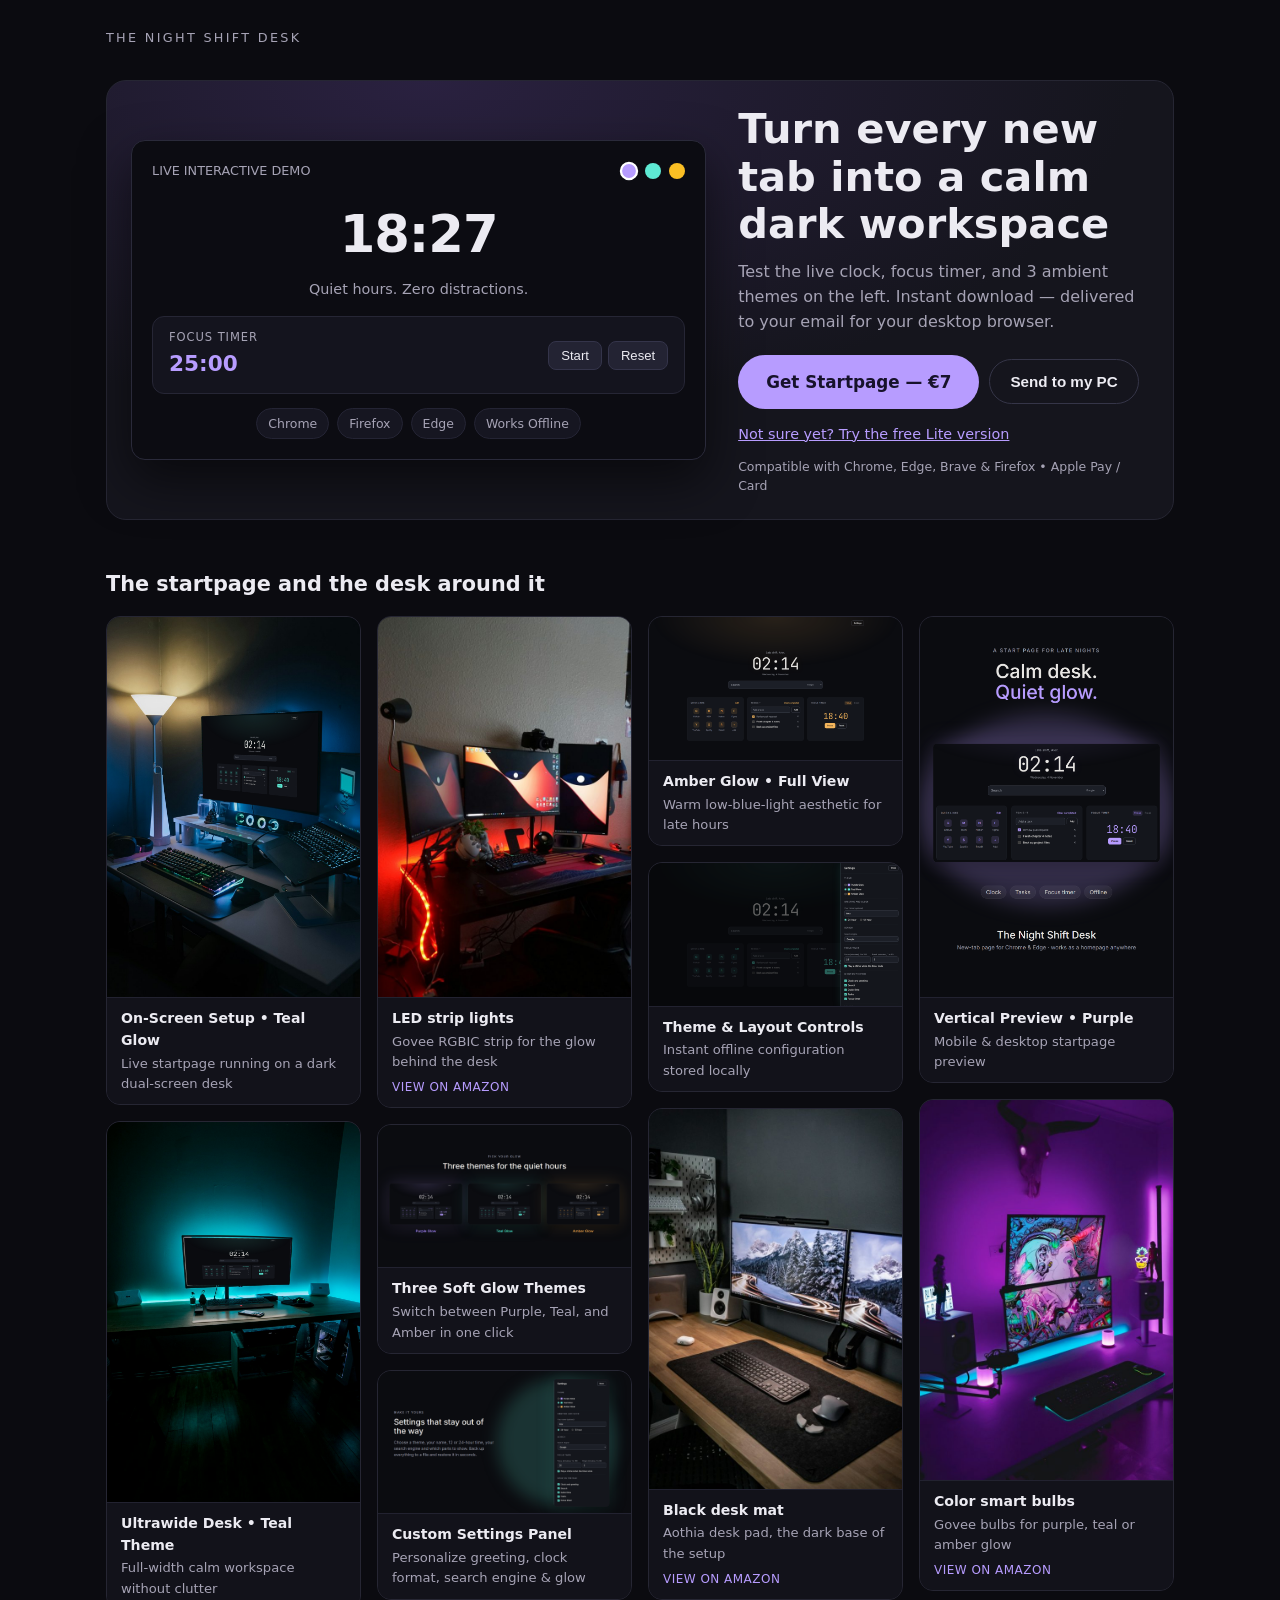
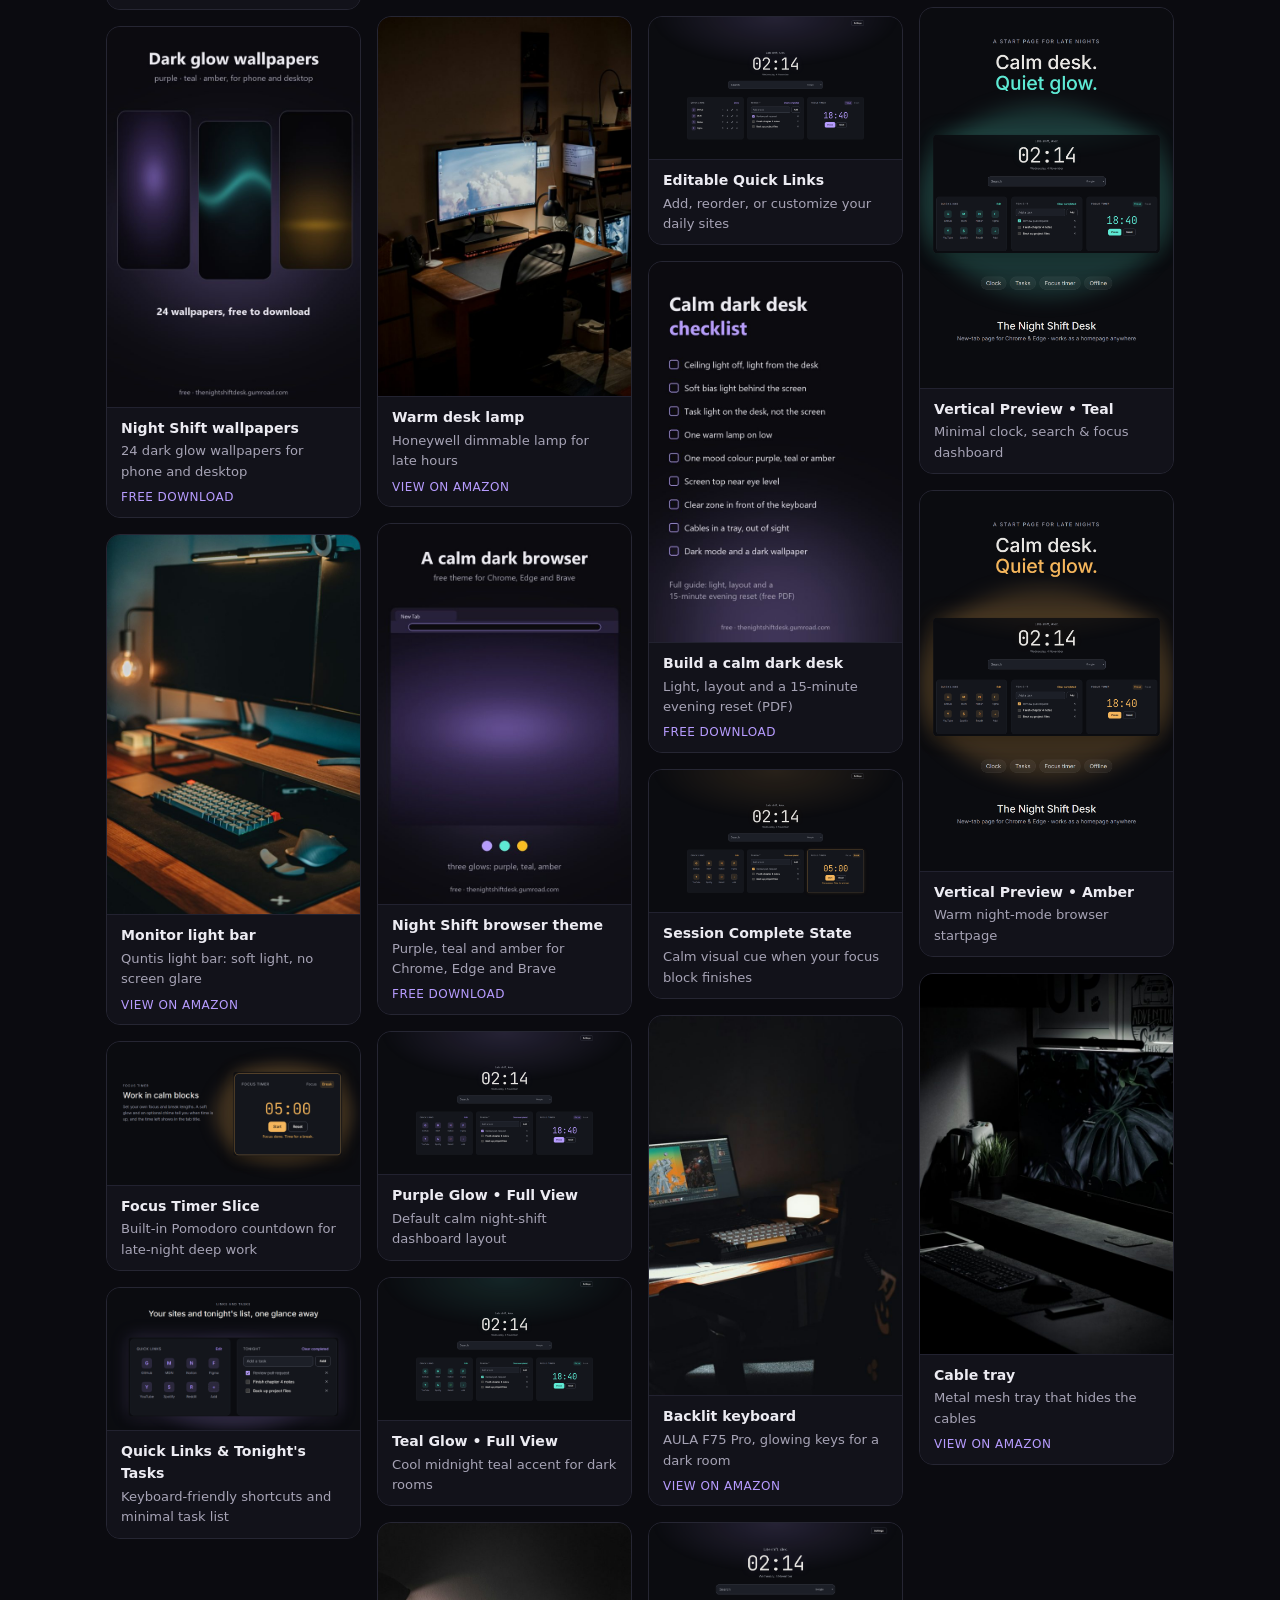
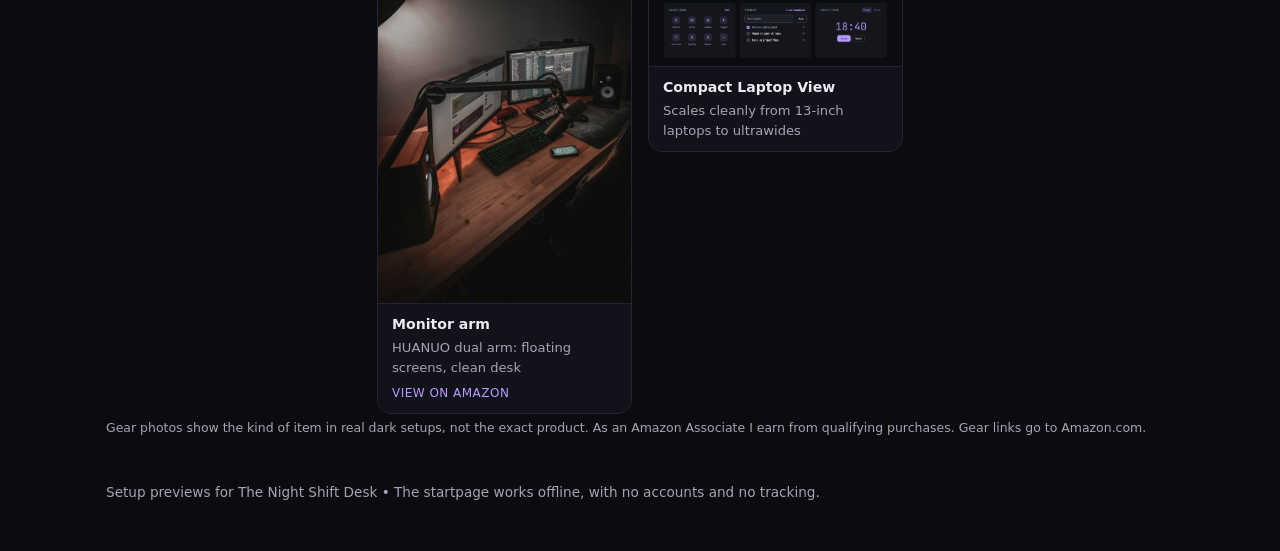
<file: index.html>
<!DOCTYPE html>
<html lang="en">
<head>
  <meta charset="utf-8">
  <title>The Night Shift Desk: dark desk setups</title>
  <meta name="viewport" content="width=device-width, initial-scale=1">
  <meta name="description" content="Dark desk and PC setups for late nights, and The Night Shift Desk: a calm new-tab page for people who work or study at night.">
  <meta name="p:domain_verify" content="6f50d6c13fb81b317ff7c9dda2d3a770">
  <!-- gumroad.js opens the checkout overlay for .gumroad-button links (gumroad-embed.js only renders inline product embeds) -->
  <script src="https://gumroad.com/js/gumroad.js" defer></script>
  <style>
    :root { --bg:#0b0b10; --panel:#15151d; --text:#ecebf2; --muted:#a6a3b5; --accent:#b79cff; --accent-ink:#17122b; --glow:#2a2140; }
    * { box-sizing:border-box; }
    body { margin:0; background:var(--bg); color:var(--text); font:16px/1.55 system-ui,-apple-system,"Segoe UI",Roboto,sans-serif; }
    a { color:var(--accent); }
    .wrap { max-width:1100px; margin:0 auto; padding:0 16px; }
    header { padding:28px 0 8px; display:flex; justify-content:space-between; align-items:center; }
    header p { margin:0; letter-spacing:.18em; text-transform:uppercase; font-size:.8rem; color:var(--muted); }
    .product { display:grid; grid-template-columns:1.4fr 1fr; gap:32px; align-items:center; margin:24px 0 48px; padding:24px;
      background:radial-gradient(120% 140% at 30% 0%, var(--glow) 0%, var(--panel) 55%); border:1px solid #262633; border-radius:20px; transition:background .3s ease; }
    .product > * { min-width:0; }
    h1 { font-size:clamp(1.8rem,3.4vw,2.6rem); line-height:1.15; margin:0 0 12px; }
    .product p { color:var(--muted); margin:0 0 20px; }
    .cta-row { display:flex; flex-wrap:wrap; gap:10px; align-items:center; }
    .cta { display:inline-block; background:var(--accent); color:var(--accent-ink); font-weight:700; text-decoration:none;
      padding:14px 28px; border-radius:999px; font-size:1.05rem; border:none; cursor:pointer; }
    .cta:hover, .cta:focus-visible { filter:brightness(1.1); }
    .cta:focus-visible { outline:3px solid #fff; outline-offset:3px; }
    .cta-ghost { display:inline-block; background:transparent; color:var(--text); border:1px solid #353548; font-weight:600;
      padding:13px 20px; border-radius:999px; font-size:.95rem; cursor:pointer; text-decoration:none; }
    .cta-ghost:hover { border-color:var(--accent); color:var(--accent); }
    .sandbox { background:#0c0c12; border:1px solid #2a2a3a; border-radius:14px; padding:20px; min-height:300px;
      display:flex; flex-direction:column; justify-content:space-between; box-shadow:0 20px 50px rgba(0,0,0,.55); }
    .sandbox-top { display:flex; justify-content:space-between; align-items:center; font-size:.8rem; color:var(--muted); }
    .theme-dots { display:flex; gap:8px; }
    .theme-dot { width:16px; height:16px; border-radius:50%; border:2px solid transparent; cursor:pointer; padding:0; }
    .theme-dot.active { border-color:#fff; transform:scale(1.15); }
    .sb-clock { font-size:clamp(2.4rem,4vw,3.4rem); font-weight:700; letter-spacing:-.02em; text-align:center; margin:14px 0 4px; font-variant-numeric:tabular-nums; }
    .sb-greet { text-align:center; color:var(--muted); font-size:.9rem; margin-bottom:16px; }
    .sb-timer-box { background:#14141e; border:1px solid #262635; border-radius:12px; padding:12px 16px; display:flex; justify-content:space-between; align-items:center; gap:12px; }
    .sb-timer-val { font-size:1.35rem; font-weight:600; font-variant-numeric:tabular-nums; color:var(--accent); }
    .sb-btn { background:#232333; color:var(--text); border:1px solid #34344a; border-radius:8px; padding:6px 12px; font-size:.82rem; cursor:pointer; }
    .sb-btn:hover { border-color:var(--accent); }
    .sb-links { display:flex; gap:8px; flex-wrap:wrap; justify-content:center; margin-top:14px; }
    .sb-chip { font-size:.78rem; color:var(--muted); background:#161621; border:1px solid #242434; padding:5px 11px; border-radius:999px; }
    .compat { font-size:.78rem; color:var(--muted); margin-top:10px; display:block; }
    .lite-link { display:inline-block; margin-top:14px; font-size:.9rem; color:var(--accent); }
    h2 { font-size:1.3rem; margin:0 0 16px; }
    .showcase-grid { columns:4 240px; column-gap:16px; }
    .showcase-card { break-inside:avoid; margin:0 0 16px; background:var(--panel); border:1px solid #262633; border-radius:14px; overflow:hidden; transition:transform .2s ease, border-color .2s ease; }
    .showcase-card:hover { transform:translateY(-3px); border-color:var(--accent); }
    .showcase-link { display:block; text-decoration:none; color:inherit; }
    .showcase-card img { width:100%; height:auto; display:block; }
    .showcase-card figcaption { padding:10px 14px; font-size:.82rem; color:var(--muted); border-top:1px solid #222230; background:#12121a; }
    .showcase-card figcaption strong { display:block; color:var(--text); font-size:.88rem; margin-bottom:2px; }
    footer { padding:32px 0 48px; color:var(--muted); font-size:.85rem; }
    .product-card figcaption .buy-tag { display:block; font-style:normal; margin-top:6px; font-size:.75rem; color:var(--accent); letter-spacing:.04em; text-transform:uppercase; }
    .free-card figcaption .buy-tag { display:block; font-style:normal; margin-top:6px; font-size:.75rem; color:var(--accent); letter-spacing:.04em; text-transform:uppercase; }
    .product-link { display:block; text-decoration:none; color:inherit; }
    .disclosure { font-size:.78rem; color:var(--muted); margin-top:4px; }
    .look { margin:48px 0 0; }
    .look p.lead { color:var(--muted); margin:-8px 0 16px; }
    .look-grid { display:grid; grid-template-columns:repeat(auto-fill,minmax(200px,1fr)); gap:12px; }
    .look-item { display:block; background:var(--panel); border:1px solid #262633; border-radius:12px; padding:14px 16px; text-decoration:none; color:var(--text); }
    .look-item:hover { border-color:var(--accent); }
    .look-item strong { display:block; font-size:.95rem; margin-bottom:2px; }
    .look-item span { font-size:.82rem; color:var(--muted); }
    .look .disclosure { font-size:.78rem; color:var(--muted); margin-top:12px; }
    @media (max-width:760px) { .product { grid-template-columns:1fr; padding:16px; gap:20px; } .showcase-grid { columns:2; column-gap:10px; } .showcase-card { margin-bottom:10px; } }
  </style>
</head>
<body>
  <div class="wrap">
    <header>
      <p>The Night Shift Desk</p>
    </header>

    <section class="product" aria-labelledby="product-title">
      <div class="sandbox" aria-label="Interactive live demo of The Night Shift Desk">
        <div class="sandbox-top">
          <span>LIVE INTERACTIVE DEMO</span>
          <div class="theme-dots" role="group" aria-label="Theme selector">
            <button class="theme-dot active" style="background:#b79cff" data-accent="#b79cff" data-glow="#2a2140" title="Purple Glow" aria-label="Purple theme"></button>
            <button class="theme-dot" style="background:#5eead4" data-accent="#5eead4" data-glow="#133136" title="Teal Glow" aria-label="Teal theme"></button>
            <button class="theme-dot" style="background:#fbbf24" data-accent="#fbbf24" data-glow="#382914" title="Amber Glow" aria-label="Amber theme"></button>
          </div>
        </div>
        <div>
          <div class="sb-clock" id="sbClock">23:42</div>
          <div class="sb-greet">Quiet hours. Zero distractions.</div>
          <div class="sb-timer-box">
            <div>
              <div style="font-size:.72rem;color:var(--muted);text-transform:uppercase;letter-spacing:.08em;">Focus Timer</div>
              <div class="sb-timer-val" id="sbTimer">25:00</div>
            </div>
            <div style="display:flex;gap:6px;">
              <button class="sb-btn" id="sbStart">Start</button>
              <button class="sb-btn" id="sbReset">Reset</button>
            </div>
          </div>
        </div>
        <div class="sb-links">
          <span class="sb-chip">Chrome</span>
          <span class="sb-chip">Firefox</span>
          <span class="sb-chip">Edge</span>
          <span class="sb-chip">Works Offline</span>
        </div>
      </div>

      <div>
        <h1 id="product-title">Turn every new tab into a calm dark workspace</h1>
        <p>Test the live clock, focus timer, and 3 ambient themes on the left. Instant download — delivered to your email for your desktop browser.</p>
        <div class="cta-row">
          <a class="cta" id="ctaMain" href="https://thenightshiftdesk.gumroad.com/l/night-startpage?utm_source=site&amp;utm_medium=web&amp;utm_campaign=hero">Get Startpage — €7</a>
          <button class="cta-ghost" id="sendToPcBtn" type="button">Send to my PC</button>
          <a class="gumroad-button" id="gumroadHidden" href="https://thenightshiftdesk.gumroad.com/l/night-startpage" data-gumroad-single-product="true" style="position:absolute;width:1px;height:1px;overflow:hidden;opacity:0;pointer-events:none;" tabindex="-1" aria-hidden="true">Buy</a>
        </div>
        <a class="lite-link" id="liteLink" href="https://thenightshiftdesk.gumroad.com/l/night-startpage-lite?utm_source=site&amp;utm_medium=web&amp;utm_campaign=lite">Not sure yet? Try the free Lite version</a>
        <span class="compat">Compatible with Chrome, Edge, Brave &amp; Firefox • Apple Pay / Card</span>
      </div>
    </section>

    <h2>The startpage and the desk around it</h2>
    <div class="showcase-grid">
      <figure class="showcase-card">
        <a class="showcase-link" href="https://thenightshiftdesk.gumroad.com/l/night-startpage?utm_source=site&amp;utm_medium=web&amp;utm_campaign=showcase">
          <img src="showcase/01-onscreen-blue-desk-teal.png" alt="On-Screen Setup • Teal Glow — Live startpage running on a dark dual-screen desk" loading="lazy">
          <figcaption><strong>On-Screen Setup • Teal Glow</strong>Live startpage running on a dark dual-screen desk</figcaption>
        </a>
      </figure>
      <figure class="showcase-card">
        <a class="showcase-link" href="https://thenightshiftdesk.gumroad.com/l/night-startpage?utm_source=site&amp;utm_medium=web&amp;utm_campaign=showcase">
          <img src="showcase/02-onscreen-teal-ultrawide.png" alt="Ultrawide Desk • Teal Theme — Full-width calm workspace without clutter" loading="lazy">
          <figcaption><strong>Ultrawide Desk • Teal Theme</strong>Full-width calm workspace without clutter</figcaption>
        </a>
      </figure>
      <figure class="showcase-card free-card">
        <a class="showcase-link free-link" href="https://thenightshiftdesk.gumroad.com/l/night-shift-wallpapers?utm_source=site&amp;utm_medium=web&amp;utm_campaign=freewallpapers">
          <img src="free/free-wallpapers-trio.jpg" alt="Night Shift wallpapers: 24 dark glow wallpapers for phone and desktop" loading="lazy" width="600" height="900">
          <figcaption><strong>Night Shift wallpapers</strong>24 dark glow wallpapers for phone and desktop<em class="buy-tag">Free download</em></figcaption>
        </a>
      </figure>
      <figure class="showcase-card product-card" hidden>
        <a class="product-link" data-asin="B08DKQ3JG1" data-q="monitor light bar" href="#" rel="sponsored noopener" target="_blank">
          <img src="look/light-bar.jpg" alt="Monitor light bar in a dark desk setup" loading="lazy" width="600" height="900">
          <figcaption><strong>Monitor light bar</strong>Quntis light bar: soft light, no screen glare<em class="buy-tag">View on Amazon</em></figcaption>
        </a>
      </figure>
      <figure class="showcase-card">
        <a class="showcase-link" href="https://thenightshiftdesk.gumroad.com/l/night-startpage?utm_source=site&amp;utm_medium=web&amp;utm_campaign=showcase">
          <img src="showcase/03-slice-focus-timer.png" alt="Focus Timer Slice — Built-in Pomodoro countdown for late-night deep work" loading="lazy">
          <figcaption><strong>Focus Timer Slice</strong>Built-in Pomodoro countdown for late-night deep work</figcaption>
        </a>
      </figure>
      <figure class="showcase-card">
        <a class="showcase-link" href="https://thenightshiftdesk.gumroad.com/l/night-startpage?utm_source=site&amp;utm_medium=web&amp;utm_campaign=showcase">
          <img src="showcase/04-slice-links-tasks.png" alt="Quick Links &amp; Tonight's Tasks — Keyboard-friendly shortcuts and minimal task list" loading="lazy">
          <figcaption><strong>Quick Links &amp; Tonight's Tasks</strong>Keyboard-friendly shortcuts and minimal task list</figcaption>
        </a>
      </figure>
      <figure class="showcase-card product-card" hidden>
        <a class="product-link" data-asin="B0991Q94KP" data-q="led strip lights for desk" href="#" rel="sponsored noopener" target="_blank">
          <img src="look/led-strip.jpg" alt="LED strip lights in a dark desk setup" loading="lazy" width="600" height="900">
          <figcaption><strong>LED strip lights</strong>Govee RGBIC strip for the glow behind the desk<em class="buy-tag">View on Amazon</em></figcaption>
        </a>
      </figure>
      <figure class="showcase-card">
        <a class="showcase-link" href="https://thenightshiftdesk.gumroad.com/l/night-startpage?utm_source=site&amp;utm_medium=web&amp;utm_campaign=showcase">
          <img src="showcase/05-slice-three-themes.png" alt="Three Soft Glow Themes — Switch between Purple, Teal, and Amber in one click" loading="lazy">
          <figcaption><strong>Three Soft Glow Themes</strong>Switch between Purple, Teal, and Amber in one click</figcaption>
        </a>
      </figure>
      <figure class="showcase-card">
        <a class="showcase-link" href="https://thenightshiftdesk.gumroad.com/l/night-startpage?utm_source=site&amp;utm_medium=web&amp;utm_campaign=showcase">
          <img src="showcase/06-slice-settings.png" alt="Custom Settings Panel — Personalize greeting, clock format, search engine &amp; glow" loading="lazy">
          <figcaption><strong>Custom Settings Panel</strong>Personalize greeting, clock format, search engine &amp; glow</figcaption>
        </a>
      </figure>
      <figure class="showcase-card product-card" hidden>
        <a class="product-link" data-asin="B0C277LF46" data-q="dimmable desk lamp warm light" href="#" rel="sponsored noopener" target="_blank">
          <img src="look/desk-lamp.jpg" alt="Warm desk lamp in a dark desk setup" loading="lazy" width="600" height="900">
          <figcaption><strong>Warm desk lamp</strong>Honeywell dimmable lamp for late hours<em class="buy-tag">View on Amazon</em></figcaption>
        </a>
      </figure>
      <figure class="showcase-card free-card">
        <a class="showcase-link free-link" href="https://thenightshiftdesk.gumroad.com/l/night-shift-browser-theme?utm_source=site&amp;utm_medium=web&amp;utm_campaign=freetheme">
          <img src="free/free-theme-purple.jpg" alt="Night Shift browser theme: Purple, teal and amber for Chrome, Edge and Brave" loading="lazy" width="600" height="900">
          <figcaption><strong>Night Shift browser theme</strong>Purple, teal and amber for Chrome, Edge and Brave<em class="buy-tag">Free download</em></figcaption>
        </a>
      </figure>
      <figure class="showcase-card">
        <a class="showcase-link" href="https://thenightshiftdesk.gumroad.com/l/night-startpage?utm_source=site&amp;utm_medium=web&amp;utm_campaign=showcase">
          <img src="showcase/07-view-purple-1080p.png" alt="Purple Glow • Full View — Default calm night-shift dashboard layout" loading="lazy">
          <figcaption><strong>Purple Glow • Full View</strong>Default calm night-shift dashboard layout</figcaption>
        </a>
      </figure>
      <figure class="showcase-card">
        <a class="showcase-link" href="https://thenightshiftdesk.gumroad.com/l/night-startpage?utm_source=site&amp;utm_medium=web&amp;utm_campaign=showcase">
          <img src="showcase/08-view-teal-1080p.png" alt="Teal Glow • Full View — Cool midnight teal accent for dark rooms" loading="lazy">
          <figcaption><strong>Teal Glow • Full View</strong>Cool midnight teal accent for dark rooms</figcaption>
        </a>
      </figure>
      <figure class="showcase-card product-card" hidden>
        <a class="product-link" data-asin="B07T5SY43L" data-q="monitor arm desk mount" href="#" rel="sponsored noopener" target="_blank">
          <img src="look/monitor-arm.jpg" alt="Monitor arm in a dark desk setup" loading="lazy" width="600" height="900">
          <figcaption><strong>Monitor arm</strong>HUANUO dual arm: floating screens, clean desk<em class="buy-tag">View on Amazon</em></figcaption>
        </a>
      </figure>
      <figure class="showcase-card">
        <a class="showcase-link" href="https://thenightshiftdesk.gumroad.com/l/night-startpage?utm_source=site&amp;utm_medium=web&amp;utm_campaign=showcase">
          <img src="showcase/09-view-amber-1080p.png" alt="Amber Glow • Full View — Warm low-blue-light aesthetic for late hours" loading="lazy">
          <figcaption><strong>Amber Glow • Full View</strong>Warm low-blue-light aesthetic for late hours</figcaption>
        </a>
      </figure>
      <figure class="showcase-card">
        <a class="showcase-link" href="https://thenightshiftdesk.gumroad.com/l/night-startpage?utm_source=site&amp;utm_medium=web&amp;utm_campaign=showcase">
          <img src="showcase/10-slice-settings-teal.png" alt="Theme &amp; Layout Controls — Instant offline configuration stored locally" loading="lazy">
          <figcaption><strong>Theme &amp; Layout Controls</strong>Instant offline configuration stored locally</figcaption>
        </a>
      </figure>
      <figure class="showcase-card product-card" hidden>
        <a class="product-link" data-asin="B082F5ZLS5" data-q="large black desk mat" href="#" rel="sponsored noopener" target="_blank">
          <img src="look/desk-mat.jpg" alt="Black desk mat in a dark desk setup" loading="lazy" width="600" height="900">
          <figcaption><strong>Black desk mat</strong>Aothia desk pad, the dark base of the setup<em class="buy-tag">View on Amazon</em></figcaption>
        </a>
      </figure>
      <figure class="showcase-card">
        <a class="showcase-link" href="https://thenightshiftdesk.gumroad.com/l/night-startpage?utm_source=site&amp;utm_medium=web&amp;utm_campaign=showcase">
          <img src="showcase/11-slice-links-edit-purple.png" alt="Editable Quick Links — Add, reorder, or customize your daily sites" loading="lazy">
          <figcaption><strong>Editable Quick Links</strong>Add, reorder, or customize your daily sites</figcaption>
        </a>
      </figure>
      <figure class="showcase-card free-card">
        <a class="showcase-link free-link" href="https://thenightshiftdesk.gumroad.com/l/calm-dark-desk-guide?utm_source=site&amp;utm_medium=web&amp;utm_campaign=freeguide">
          <img src="free/free-guide-checklist.jpg" alt="Build a calm dark desk: Light, layout and a 15-minute evening reset (PDF)" loading="lazy" width="600" height="900">
          <figcaption><strong>Build a calm dark desk</strong>Light, layout and a 15-minute evening reset (PDF)<em class="buy-tag">Free download</em></figcaption>
        </a>
      </figure>
      <figure class="showcase-card">
        <a class="showcase-link" href="https://thenightshiftdesk.gumroad.com/l/night-startpage?utm_source=site&amp;utm_medium=web&amp;utm_campaign=showcase">
          <img src="showcase/12-slice-timer-done-amber.png" alt="Session Complete State — Calm visual cue when your focus block finishes" loading="lazy">
          <figcaption><strong>Session Complete State</strong>Calm visual cue when your focus block finishes</figcaption>
        </a>
      </figure>
      <figure class="showcase-card product-card" hidden>
        <a class="product-link" data-asin="B0D14N2QZF" data-q="mechanical keyboard backlit" href="#" rel="sponsored noopener" target="_blank">
          <img src="look/keyboard.jpg" alt="Backlit keyboard in a dark desk setup" loading="lazy" width="600" height="900">
          <figcaption><strong>Backlit keyboard</strong>AULA F75 Pro, glowing keys for a dark room<em class="buy-tag">View on Amazon</em></figcaption>
        </a>
      </figure>
      <figure class="showcase-card">
        <a class="showcase-link" href="https://thenightshiftdesk.gumroad.com/l/night-startpage?utm_source=site&amp;utm_medium=web&amp;utm_campaign=showcase">
          <img src="showcase/13-view-laptop-purple.png" alt="Compact Laptop View — Scales cleanly from 13-inch laptops to ultrawides" loading="lazy">
          <figcaption><strong>Compact Laptop View</strong>Scales cleanly from 13-inch laptops to ultrawides</figcaption>
        </a>
      </figure>
      <figure class="showcase-card">
        <a class="showcase-link" href="https://thenightshiftdesk.gumroad.com/l/night-startpage?utm_source=site&amp;utm_medium=web&amp;utm_campaign=showcase">
          <img src="showcase/14-pin-purple.png" alt="Vertical Preview • Purple — Mobile &amp; desktop startpage preview" loading="lazy">
          <figcaption><strong>Vertical Preview • Purple</strong>Mobile &amp; desktop startpage preview</figcaption>
        </a>
      </figure>
      <figure class="showcase-card product-card" hidden>
        <a class="product-link" data-asin="B09B7NQT2K" data-q="smart led light bulbs color" href="#" rel="sponsored noopener" target="_blank">
          <img src="look/smart-bulbs.jpg" alt="Color smart bulbs in a dark desk setup" loading="lazy" width="600" height="900">
          <figcaption><strong>Color smart bulbs</strong>Govee bulbs for purple, teal or amber glow<em class="buy-tag">View on Amazon</em></figcaption>
        </a>
      </figure>
      <figure class="showcase-card">
        <a class="showcase-link" href="https://thenightshiftdesk.gumroad.com/l/night-startpage?utm_source=site&amp;utm_medium=web&amp;utm_campaign=showcase">
          <img src="showcase/15-pin-teal.png" alt="Vertical Preview • Teal — Minimal clock, search &amp; focus dashboard" loading="lazy">
          <figcaption><strong>Vertical Preview • Teal</strong>Minimal clock, search &amp; focus dashboard</figcaption>
        </a>
      </figure>
      <figure class="showcase-card">
        <a class="showcase-link" href="https://thenightshiftdesk.gumroad.com/l/night-startpage?utm_source=site&amp;utm_medium=web&amp;utm_campaign=showcase">
          <img src="showcase/16-pin-amber.png" alt="Vertical Preview • Amber — Warm night-mode browser startpage" loading="lazy">
          <figcaption><strong>Vertical Preview • Amber</strong>Warm night-mode browser startpage</figcaption>
        </a>
      </figure>
      <figure class="showcase-card product-card" hidden>
        <a class="product-link" data-asin="B0BZ3GHM8N" data-q="cable management tray under desk" href="#" rel="sponsored noopener" target="_blank">
          <img src="look/cable-tray.jpg" alt="Cable tray in a dark desk setup" loading="lazy" width="600" height="900">
          <figcaption><strong>Cable tray</strong>Metal mesh tray that hides the cables<em class="buy-tag">View on Amazon</em></figcaption>
        </a>
      </figure>
    </div>
    <p class="disclosure" id="lookDisclosure" hidden>Gear photos show the kind of item in real dark setups, not the exact product. As an Amazon Associate I earn from qualifying purchases. Gear links go to Amazon.com.</p>

    <footer>Setup previews for The Night Shift Desk • The startpage works offline, with no accounts and no tracking.</footer>
  </div>

  <script>
    (function () {
      // GoatCounter (free, cookieless page + click counts). Stays off until GC_CODE is set to the GoatCounter site code.
      var GC_CODE = "nightshiftdesk";
      // Amazon Associates tracking ID for amazon.com (e.g. "nightshiftdesk-20"). Empty = the "Get the look" block stays hidden.
      var AMAZON_TAG = "deskaftershif-20";
      if (/^[a-z0-9-]+-2\d$/i.test(AMAZON_TAG)) {
        document.querySelectorAll(".product-link").forEach(function (a) {
          var asin = a.getAttribute("data-asin");
          a.href = asin ? "https://www.amazon.com/dp/" + asin + "?tag=" + AMAZON_TAG
                        : "https://www.amazon.com/s?k=" + encodeURIComponent(a.getAttribute("data-q")) + "&tag=" + AMAZON_TAG;
          a.addEventListener("click", function () {
            try { if (window.goatcounter && window.goatcounter.count) window.goatcounter.count({ path: "click-amazon-" + a.getAttribute("data-q").replace(/\s+/g, "-"), event: true }); } catch (e) {}
          });
          a.closest(".product-card").hidden = false;
        });
        document.getElementById("lookDisclosure").hidden = false;
      }
      if (GC_CODE) {
        var gc = document.createElement("script");
        gc.async = true;
        gc.src = "https://gc.zgo.at/count.js";
        gc.setAttribute("data-goatcounter", "https://" + GC_CODE + ".goatcounter.com/count");
        document.head.appendChild(gc);
      }
      function countEvent(name) {
        try { if (window.goatcounter && window.goatcounter.count) window.goatcounter.count({ path: name, title: name, event: true }); } catch (e) {}
      }

      // The pin a visitor came from (?pin=...) rides along to Gumroad as utm_content, so sales show which pin sold.
      var pin = "";
      try { pin = (new URLSearchParams(window.location.search).get("pin") || "").replace(/[^a-z0-9_-]/gi, "").slice(0, 40); } catch (e) {}
      function withPin(href) {
        if (!pin) return href;
        try { var u = new URL(href); u.searchParams.set("utm_content", pin); return u.toString(); } catch (e) { return href; }
      }

      // Every buy link opens the Gumroad overlay through one hidden .gumroad-button link (gumroad.js restyles visible ones),
      // carrying the clicked link's UTM tags. If gumroad.js did not load, the link opens Gumroad normally.
      function openCheckout(e) {
        var href = withPin(this.href);
        var campaign = (this.href.match(/utm_campaign=([a-z]+)/) || [])[1] || "buy";
        countEvent("click-buy-" + campaign);
        var gh = document.getElementById("gumroadHidden");
        // gumroad.js exposes no global; once it has bound the link it adds a .logo-full span to it.
        if (gh && gh.querySelector(".logo-full")) {
          e.preventDefault();
          gh.href = href;
          gh.click();
        } else {
          this.href = href;
        }
      }
      var ctaMain = document.getElementById("ctaMain");
      if (ctaMain) ctaMain.addEventListener("click", openCheckout);
      var liteLink = document.getElementById("liteLink");
      if (liteLink) liteLink.addEventListener("click", openCheckout);
      document.querySelectorAll(".showcase-link").forEach(function (a) {
        a.addEventListener("click", openCheckout);
      });

      function updateClock() {
        var d = new Date();
        var hh = String(d.getHours()).padStart(2, "0");
        var mm = String(d.getMinutes()).padStart(2, "0");
        var el = document.getElementById("sbClock");
        if (el) el.textContent = hh + ":" + mm;
      }
      updateClock();
      setInterval(updateClock, 15000);

      var seconds = 1500, timerId = null;
      var timerEl = document.getElementById("sbTimer");
      var startBtn = document.getElementById("sbStart");
      var resetBtn = document.getElementById("sbReset");
      function renderTimer() {
        var m = String(Math.floor(seconds / 60)).padStart(2, "0");
        var s = String(seconds % 60).padStart(2, "0");
        if (timerEl) timerEl.textContent = m + ":" + s;
      }
      if (startBtn) {
        startBtn.addEventListener("click", function () {
          if (timerId) { clearInterval(timerId); timerId = null; startBtn.textContent = "Start"; }
          else {
            startBtn.textContent = "Pause";
            timerId = setInterval(function () { if (seconds > 0) { seconds--; renderTimer(); } }, 1000);
          }
        });
      }
      if (resetBtn) {
        resetBtn.addEventListener("click", function () {
          if (timerId) { clearInterval(timerId); timerId = null; if (startBtn) startBtn.textContent = "Start"; }
          seconds = 1500; renderTimer();
        });
      }

      document.querySelectorAll(".theme-dot").forEach(function (btn) {
        btn.addEventListener("click", function () {
          document.querySelectorAll(".theme-dot").forEach(function (b) { b.classList.remove("active"); });
          btn.classList.add("active");
          document.documentElement.style.setProperty("--accent", btn.dataset.accent);
          document.documentElement.style.setProperty("--glow", btn.dataset.glow);
        });
      });

      var sendBtn = document.getElementById("sendToPcBtn");
      if (sendBtn) {
        sendBtn.addEventListener("click", function () {
          var shareUrl = window.location.origin + window.location.pathname;
          if (navigator.share) {
            navigator.share({ title: "The Night Shift Desk", text: "Dark browser startpage for my desktop:", url: shareUrl }).catch(function () {});
          } else if (navigator.clipboard) {
            navigator.clipboard.writeText(shareUrl).then(function () {
              sendBtn.textContent = "Link copied!";
              setTimeout(function () { sendBtn.textContent = "Send to my PC"; }, 2000);
            });
          }
        });
      }
    })();
  </script>
</body>
</html>
</file>
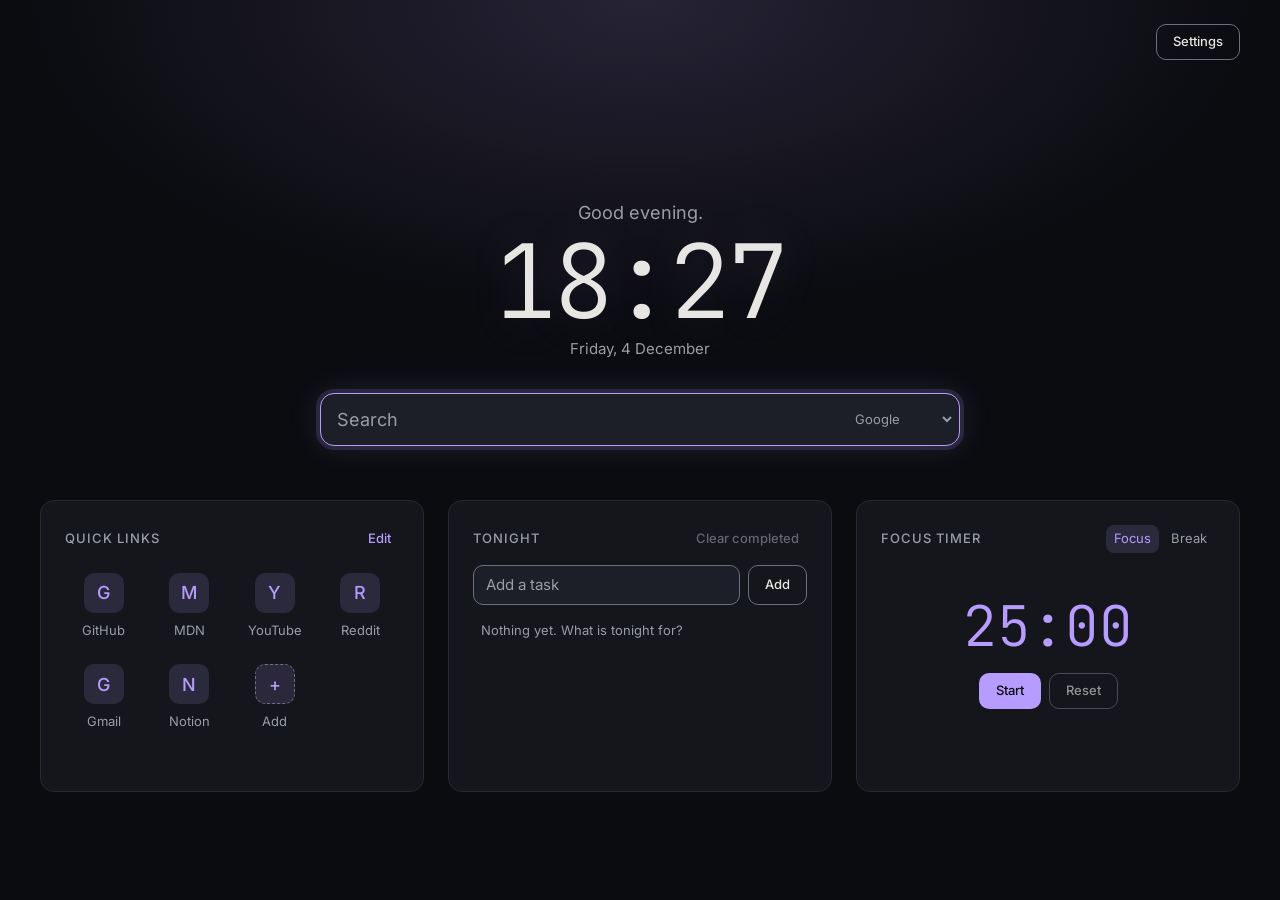
<file: lite/index.html>
<!doctype html>
<html lang="en" data-theme="purple">
<head>
  <meta charset="utf-8">
  <meta name="robots" content="noindex">
  <meta name="viewport" content="width=device-width, initial-scale=1">
  <meta name="color-scheme" content="dark">
  <title>The Night Shift Desk</title>
  <link rel="icon" href="assets/icons/favicon.svg" type="image/svg+xml">
  <link rel="stylesheet" href="css/base.css">
  <link rel="stylesheet" href="css/themes.css">
  <link rel="stylesheet" href="css/layout.css">
  <link rel="stylesheet" href="css/components.css">
  <script src="js/app.js" defer></script>
</head>
<body>
  <noscript><p class="noscript">The Night Shift Desk needs JavaScript to run. Please turn it on for this page.</p></noscript>
  <!-- Reads short confirmations aloud to screen readers. -->
  <div class="visually-hidden" role="status" data-announcer></div>
  <div class="app">
    <h1 class="visually-hidden">The Night Shift Desk</h1>
    <div class="topbar">
      <button class="button button--ghost" type="button" data-settings-open>Settings</button>
    </div>

    <header class="hero">
      <div class="hero__clock" data-widget="clock">
        <p class="greeting" data-clock-greeting></p>
        <time class="clock" data-clock-time></time>
        <p class="date" data-clock-date></p>
      </div>

      <form class="search" role="search" data-widget="search">
        <label class="visually-hidden" for="search-query">Search the web</label>
        <input class="search__input" id="search-query" type="search" data-search-input
               placeholder="Search" autocomplete="off">
        <label class="visually-hidden" for="search-engine">Search engine</label>
        <select class="search__engine" id="search-engine" data-search-engine></select>
      </form>
    </header>

    <main class="widgets">
      <section class="card" aria-labelledby="links-title" data-widget="links">
        <div class="card__header">
          <h2 class="card__title" id="links-title">Quick links</h2>
          <button class="text-button" type="button" data-links-edit data-focus-key="edit">Edit</button>
        </div>
        <ul class="links" data-links-list></ul>
        <p class="links__status" role="status" data-links-status></p>

        <dialog class="dialog" aria-labelledby="link-dialog-title" data-link-dialog>
          <form class="dialog__form" data-link-form novalidate>
            <h3 class="dialog__title" id="link-dialog-title" data-link-dialog-title>Add link</h3>
            <div class="field">
              <label for="link-url">Address</label>
              <input class="input" id="link-url" type="text" inputmode="url" autocomplete="off"
                     spellcheck="false" placeholder="example.com" required
                     aria-describedby="link-url-error" data-link-url>
              <p class="field__error" id="link-url-error" data-link-url-error></p>
            </div>
            <div class="field">
              <label for="link-name">Name (optional)</label>
              <input class="input" id="link-name" type="text" autocomplete="off" maxlength="40" data-link-name>
            </div>
            <div class="dialog__actions">
              <button class="button button--ghost" type="button" data-link-cancel>Cancel</button>
              <button class="button button--primary" type="submit">Save</button>
            </div>
          </form>
        </dialog>
      </section>

      <section class="card" aria-labelledby="tasks-title" data-widget="tasks">
        <div class="card__header">
          <h2 class="card__title" id="tasks-title">Tonight</h2>
          <button class="text-button" type="button" data-task-clear data-focus-key="clear" disabled>Clear completed</button>
        </div>
        <form class="task-form" data-task-form>
          <label class="visually-hidden" for="task-input">New task</label>
          <input class="input" id="task-input" type="text" autocomplete="off" maxlength="200"
                 placeholder="Add a task" data-task-input data-focus-key="input">
          <button class="button button--ghost" type="submit">Add</button>
        </form>
        <p class="tasks__empty" data-task-empty hidden>Nothing yet. What is tonight for?</p>
        <ul class="tasks" data-task-list></ul>
        <p class="links__status" role="status" data-task-status></p>
      </section>

      <section class="card card--center" aria-labelledby="timer-title" data-widget="timer">
        <div class="card__header">
          <h2 class="card__title" id="timer-title">Focus timer</h2>
          <div class="timer__modes" role="group" aria-label="Timer mode">
            <button class="timer__mode" type="button" data-timer-mode="work" aria-pressed="true">Focus</button>
            <button class="timer__mode" type="button" data-timer-mode="break" aria-pressed="false">Break</button>
          </div>
        </div>
        <p class="timer__time" role="timer" aria-label="Time remaining" data-timer-time></p>
        <div class="timer__controls">
          <button class="button button--primary" type="button" data-timer-toggle>Start</button>
          <button class="button button--ghost" type="button" data-timer-reset>Reset</button>
        </div>
        <p class="timer__status" role="status" data-timer-status></p>
      </section>
    </main>
  </div>

  <dialog class="drawer" aria-labelledby="settings-title" data-settings-panel>
    <div class="drawer__header">
      <h2 class="drawer__title" id="settings-title">Settings</h2>
      <button class="button button--ghost" type="button" data-settings-close>Close</button>
    </div>

    <form class="settings" data-settings-form>
      <p class="settings__demo">This is the free Lite version. The full version adds the Teal and Amber themes, backup export and import, and a Chrome and Edge extension: <a href="https://thenightshiftdesk.gumroad.com/l/night-startpage?utm_source=lite&amp;utm_medium=app&amp;utm_campaign=upgrade" target="_blank" rel="noopener">get the full version</a>.</p>

      <fieldset class="settings__group">
        <legend>Greeting and clock</legend>
        <div class="field">
          <label for="setting-name">Your name (optional)</label>
          <input class="input" id="setting-name" name="name" type="text" autocomplete="off">
        </div>
        <div class="choices choices--row" role="group" aria-label="Clock format">
          <label class="choice"><input type="radio" name="clockFormat" value="24h">24-hour</label>
          <label class="choice"><input type="radio" name="clockFormat" value="12h">12-hour</label>
        </div>
      </fieldset>

      <fieldset class="settings__group">
        <legend>Search</legend>
        <div class="field">
          <label for="setting-engine">Search engine</label>
          <select class="input" id="setting-engine" name="searchEngine"></select>
        </div>
      </fieldset>

      <fieldset class="settings__group">
        <legend>Focus timer</legend>
        <div class="settings__row">
          <div class="field">
            <label for="setting-work" data-range-label="workMinutes">Focus (minutes)</label>
            <input class="input" id="setting-work" name="workMinutes" type="number" step="1" inputmode="numeric">
          </div>
          <div class="field">
            <label for="setting-break" data-range-label="breakMinutes">Break (minutes)</label>
            <input class="input" id="setting-break" name="breakMinutes" type="number" step="1" inputmode="numeric">
          </div>
        </div>
        <label class="choice"><input type="checkbox" name="sound">Play a chime when the timer ends</label>
      </fieldset>

      <fieldset class="settings__group">
        <legend>Show on the page</legend>
        <div class="choices">
          <label class="choice"><input type="checkbox" data-toggle-widget="clock">Clock and greeting</label>
          <label class="choice"><input type="checkbox" data-toggle-widget="search">Search</label>
          <label class="choice"><input type="checkbox" data-toggle-widget="links">Quick links</label>
          <label class="choice"><input type="checkbox" data-toggle-widget="tasks">Tasks</label>
          <label class="choice"><input type="checkbox" data-toggle-widget="timer">Focus timer</label>
        </div>
      </fieldset>
      <p class="settings__status" role="status" data-settings-status></p>
    </form>
  </dialog>
</body>
</html>
</file>
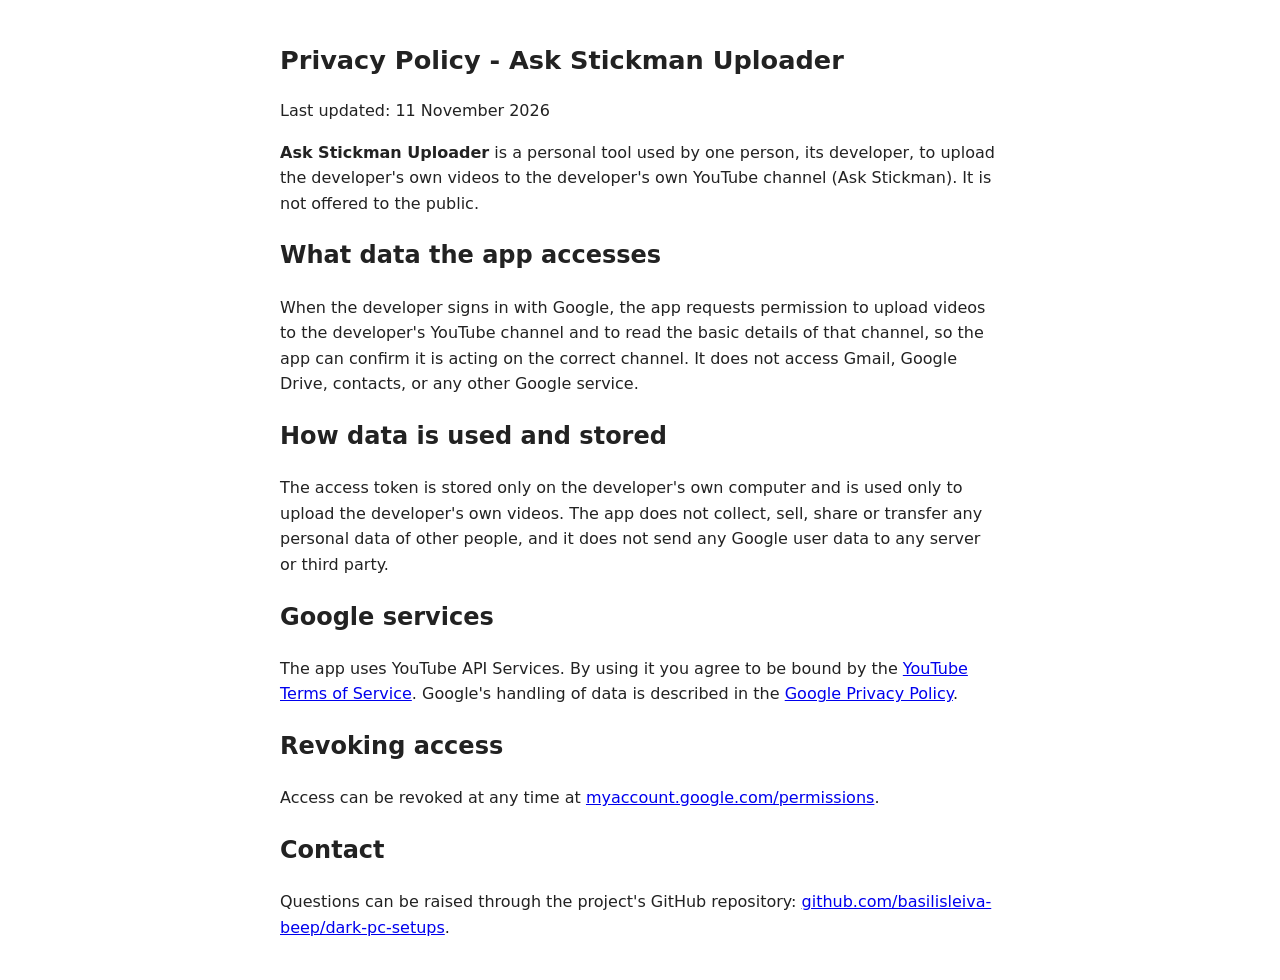
<file: privacy.html>
<!DOCTYPE html>
<html lang="en">
<head>
<meta charset="utf-8">
<meta name="viewport" content="width=device-width, initial-scale=1">
<title>Privacy Policy - Ask Stickman Uploader</title>
<style>body{font-family:system-ui,Arial,sans-serif;max-width:720px;margin:40px auto;padding:0 16px;line-height:1.6;color:#222}h1{font-size:1.6rem}</style>
</head>
<body>
<h1>Privacy Policy - Ask Stickman Uploader</h1>
<p>Last updated: 11 November 2026</p>
<p><strong>Ask Stickman Uploader</strong> is a personal tool used by one person, its developer, to upload the developer's own videos to the developer's own YouTube channel (Ask Stickman). It is not offered to the public.</p>
<h2>What data the app accesses</h2>
<p>When the developer signs in with Google, the app requests permission to upload videos to the developer's YouTube channel and to read the basic details of that channel, so the app can confirm it is acting on the correct channel. It does not access Gmail, Google Drive, contacts, or any other Google service.</p>
<h2>How data is used and stored</h2>
<p>The access token is stored only on the developer's own computer and is used only to upload the developer's own videos. The app does not collect, sell, share or transfer any personal data of other people, and it does not send any Google user data to any server or third party.</p>
<h2>Google services</h2>
<p>The app uses YouTube API Services. By using it you agree to be bound by the <a href="https://www.youtube.com/t/terms">YouTube Terms of Service</a>. Google's handling of data is described in the <a href="https://policies.google.com/privacy">Google Privacy Policy</a>.</p>
<h2>Revoking access</h2>
<p>Access can be revoked at any time at <a href="https://myaccount.google.com/permissions">myaccount.google.com/permissions</a>.</p>
<h2>Contact</h2>
<p>Questions can be raised through the project's GitHub repository: <a href="https://github.com/basilisleiva-beep/dark-pc-setups">github.com/basilisleiva-beep/dark-pc-setups</a>.</p>
</body>
</html>
</file>
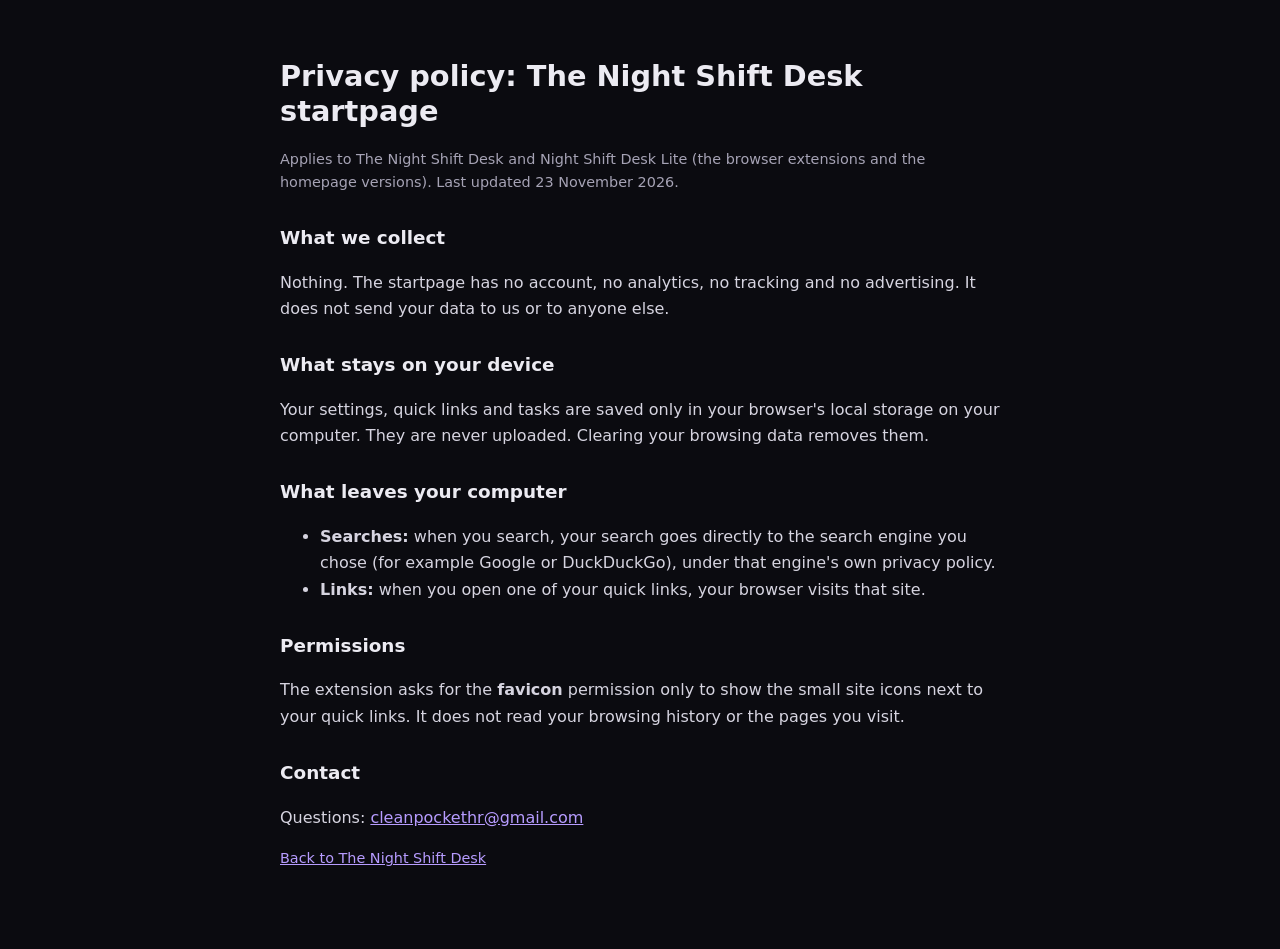
<file: startpage-privacy.html>
<!DOCTYPE html>
<html lang="en">
<head>
<meta charset="utf-8">
<meta name="viewport" content="width=device-width, initial-scale=1">
<title>Privacy policy: The Night Shift Desk startpage</title>
<style>
  body { margin:0; background:#0b0b10; color:#ecebf2; font:16px/1.65 system-ui,-apple-system,"Segoe UI",Roboto,sans-serif; }
  main { max-width:720px; margin:0 auto; padding:40px 16px 64px; }
  h1 { font-size:1.8rem; line-height:1.2; } h2 { font-size:1.15rem; margin-top:28px; }
  p, li { color:#d6d4e0; } a { color:#b79cff; } .muted { color:#a6a3b5; font-size:.9rem; }
</style>
</head>
<body>
<main>
  <h1>Privacy policy: The Night Shift Desk startpage</h1>
  <p class="muted">Applies to The Night Shift Desk and Night Shift Desk Lite (the browser extensions and the homepage versions). Last updated 23 November 2026.</p>

  <h2>What we collect</h2>
  <p>Nothing. The startpage has no account, no analytics, no tracking and no advertising. It does not send your data to us or to anyone else.</p>

  <h2>What stays on your device</h2>
  <p>Your settings, quick links and tasks are saved only in your browser's local storage on your computer. They are never uploaded. Clearing your browsing data removes them.</p>

  <h2>What leaves your computer</h2>
  <ul>
    <li><b>Searches:</b> when you search, your search goes directly to the search engine you chose (for example Google or DuckDuckGo), under that engine's own privacy policy.</li>
    <li><b>Links:</b> when you open one of your quick links, your browser visits that site.</li>
  </ul>

  <h2>Permissions</h2>
  <p>The extension asks for the <b>favicon</b> permission only to show the small site icons next to your quick links. It does not read your browsing history or the pages you visit.</p>

  <h2>Contact</h2>
  <p>Questions: <a href="mailto:cleanpockethr@gmail.com">cleanpockethr@gmail.com</a></p>
  <p class="muted"><a href="./">Back to The Night Shift Desk</a></p>
</main>
</body>
</html>
</file>
<file: lite/css/base.css>
/* Design tokens that do not change between themes, plus element defaults. */
@font-face {
  font-family: "Inter";
  src: url("../assets/fonts/inter-latin-wght-normal.woff2") format("woff2");
  font-weight: 100 900;
  font-display: swap;
}

@font-face {
  font-family: "JetBrains Mono";
  src: url("../assets/fonts/jetbrains-mono-latin-wght-normal.woff2") format("woff2");
  font-weight: 100 800;
  font-display: swap;
}

:root {
  --font-sans: "Inter", system-ui, -apple-system, "Segoe UI", Roboto, sans-serif;
  --font-mono: "JetBrains Mono", ui-monospace, "Cascadia Mono", Consolas, monospace;

  --text-xs: 0.8125rem;
  --text-sm: 0.9375rem;
  --text-md: 1.125rem;
  --text-lg: 1.5rem;
  --text-xl: 2rem;
  --text-clock: clamp(4rem, 8vw, 7rem);

  --space-1: 0.25rem;
  --space-2: 0.5rem;
  --space-3: 0.75rem;
  --space-4: 1rem;
  --space-6: 1.5rem;
  --space-8: 2rem;
  --space-12: 3rem;

  --radius-sm: 8px;
  --radius-md: 10px;
  --radius-lg: 14px;

  --fade: 200ms ease;
}

*,
*::before,
*::after {
  box-sizing: border-box;
}

/* Grows with big monitors: 16px on a laptop, about 18px at 1080p, 20px at 1440p.
   Sizes are in rem, so the whole page scales and browser zoom still works. */
html {
  font-size: clamp(100%, 0.35vw + 0.7rem, 125%);
  -webkit-text-size-adjust: 100%;
}

/* Author display rules (like display: flex) would otherwise beat [hidden]. */
[hidden] {
  display: none !important;
}

body,
h2,
h3,
p,
ul {
  margin: 0;
}

ul {
  padding: 0;
  list-style: none;
}

body {
  min-height: 100vh;
  background-color: var(--bg);
  color: var(--text);
  font-family: var(--font-sans);
  font-size: var(--text-sm);
  line-height: 1.5;
  -webkit-font-smoothing: antialiased;
}

/* The page glow: one fixed pool of light, like a lamp behind the monitor. */
body::before {
  content: "";
  position: fixed;
  inset: 0;
  z-index: -1;
  background: radial-gradient(ellipse 70% 50% at 50% 0%, var(--glow), transparent 70%);
  pointer-events: none;
}

a {
  color: inherit;
  text-decoration: none;
}

button,
input,
select {
  font: inherit;
  color: inherit;
}

:focus-visible {
  outline: 2px solid var(--accent);
  outline-offset: 2px;
}

.visually-hidden {
  position: absolute;
  width: 1px;
  height: 1px;
  margin: -1px;
  padding: 0;
  overflow: hidden;
  clip-path: inset(50%);
  white-space: nowrap;
  border: 0;
}

@media (prefers-reduced-motion: reduce) {
  *,
  *::before,
  *::after {
    transition-duration: 0.01ms !important;
    animation-duration: 0.01ms !important;
    animation-iteration-count: 1 !important;
  }
}
</file>
<file: lite/css/themes.css>
/* Colour tokens. A theme only redefines the accent family; everything else
   uses these variables, so adding a theme never means touching a component. */
:root {
  color-scheme: dark;

  --bg: #0b0c10;
  --surface: #14161c;
  --surface-2: #1c1f27;
  --text: #e8e6e3;
  --text-muted: #9a9da6;
  --border: #262a33;
  --border-control: #6b7080;
  --on-accent: #0b0c10;
  --danger: #ff9b9b;
}

[data-theme="purple"] {
  --accent: #b79cff;
  --accent-soft: rgb(183 156 255 / 0.14);
  --glow: rgb(183 156 255 / 0.16);
}
</file>
<file: lite/css/layout.css>
/* Page structure only: where things go, not what they look like. */
.app {
  width: 100%;
  max-width: calc(75rem + 2 * var(--space-8));
  min-height: 100vh;
  display: flex;
  flex-direction: column;
  margin-inline: auto;
  padding: var(--space-6) var(--space-8) var(--space-8);
}

.topbar {
  display: flex;
  justify-content: flex-end;
}

.hero {
  display: flex;
  flex-direction: column;
  align-items: center;
  width: 100%;
  max-width: 40rem;
  /* Auto margins here and on .widgets centre the content on tall monitors. */
  margin: auto auto 0;
  /* Scales with window height so a 768px laptop still fits the widgets. */
  padding-block: clamp(var(--space-4), 7vh, 5.5rem) clamp(var(--space-8), 6vh, 4.5rem);
  text-align: center;
}

/* auto-fit collapses empty tracks, so a hidden widget closes its cell. */
.widgets {
  display: grid;
  grid-template-columns: repeat(auto-fit, minmax(min(100%, 20rem), 1fr));
  gap: var(--space-6);
  align-items: stretch;
  margin-bottom: auto;
}

@media (max-width: 40rem) {
  .app {
    padding-inline: var(--space-4);
  }
}
</file>
<file: lite/css/components.css>
.noscript {
  padding: var(--space-4);
  text-align: center;
}

/* Hero. These are empty until the script runs, so min-height holds their
   space and the page does not jump when the time appears. */
.hero__clock {
  display: flex;
  flex-direction: column;
  align-items: center;
  width: 100%;
}

.greeting {
  min-height: 1.5em;
  color: var(--text-muted);
  font-size: var(--text-md);
}

.clock {
  min-height: 1.1em;
  color: var(--text);
  font-family: var(--font-mono);
  font-size: var(--text-clock);
  font-weight: 300;
  font-variant-numeric: tabular-nums;
  letter-spacing: -0.03em;
  line-height: 1.1;
  text-shadow: 0 0 48px var(--glow);
}

.clock__period {
  margin-left: 0.2em;
  color: var(--text-muted);
  font-size: 0.3em;
  font-weight: 400;
  letter-spacing: 0;
}

.date {
  min-height: 1.5em;
  margin-bottom: var(--space-8);
  color: var(--text-muted);
}

/* Search */
.search {
  display: flex;
  width: 100%;
  background-color: var(--surface-2);
  border: 1px solid var(--border-control);
  border-radius: var(--radius-lg);
  transition: border-color var(--fade), box-shadow var(--fade);
}

.search:focus-within {
  border-color: var(--accent);
  box-shadow: 0 0 0 4px var(--accent-soft), 0 0 32px var(--glow);
}

.search__input {
  flex: 1;
  min-width: 0;
  padding: var(--space-3) var(--space-4);
  background: transparent;
  border: 0;
  border-radius: var(--radius-lg);
  font-size: var(--text-md);
}

/* The whole bar shows the focus state, so the input does not need its own. */
.search__input:focus {
  outline: none;
}

.search__input::placeholder {
  color: var(--text-muted);
  opacity: 1;
}

.search__engine {
  /* Fixed width, because its options are added by the script. */
  flex: none;
  width: 7rem;
  margin: var(--space-1);
  padding-inline: var(--space-2);
  background-color: transparent;
  border: 0;
  border-radius: var(--radius-md);
  color: var(--text-muted);
  font-size: var(--text-xs);
  cursor: pointer;
}

.search__engine option {
  background-color: var(--surface-2);
  color: var(--text);
}

/* Cards */
.card {
  min-width: 0;
  padding: var(--space-6);
  background-color: var(--surface);
  border: 1px solid var(--border);
  border-radius: var(--radius-lg);
}

.card--center {
  display: flex;
  flex-direction: column;
  align-items: center;
}

.card--center .card__header {
  align-self: stretch;
}

.card__title {
  margin-bottom: var(--space-4);
  color: var(--text-muted);
  font-size: var(--text-xs);
  font-weight: 500;
  letter-spacing: 0.08em;
  text-transform: uppercase;
}

.card__header {
  display: flex;
  align-items: center;
  justify-content: space-between;
  gap: var(--space-2);
  min-height: 1.75rem;
  margin-bottom: var(--space-3);
}

.card__header .card__title {
  margin-bottom: 0;
}

/* Buttons */
.text-button {
  padding: var(--space-1) var(--space-2);
  background: transparent;
  border: 0;
  border-radius: var(--radius-sm);
  color: var(--accent);
  font-size: var(--text-xs);
  font-weight: 500;
  cursor: pointer;
  transition: background-color var(--fade);
}

.text-button:hover:not(:disabled) {
  background-color: var(--surface-2);
}

.text-button:disabled {
  color: var(--text-muted);
  cursor: not-allowed;
  opacity: 0.6;
}

/* Thin, quiet scrollbars for the lists that scroll inside a card. */
.links--editing,
.tasks {
  scrollbar-color: var(--border-control) transparent;
  scrollbar-width: thin;
}

.icon-button {
  display: grid;
  flex: none;
  place-items: center;
  width: 1.75rem;
  height: 1.75rem;
  padding: 0;
  background: transparent;
  border: 0;
  border-radius: var(--radius-sm);
  color: var(--text-muted);
  cursor: pointer;
  transition: background-color var(--fade), color var(--fade);
}

.icon-button:hover:not(:disabled) {
  background-color: var(--surface);
  color: var(--text);
}

.icon-button:disabled {
  cursor: not-allowed;
  opacity: 0.35;
}

.icon-button svg {
  width: 1rem;
  height: 1rem;
  fill: none;
  stroke: currentColor;
  stroke-width: 1.5;
  stroke-linecap: round;
  stroke-linejoin: round;
}

.button {
  min-height: 2.25rem;
  padding: var(--space-1) var(--space-4);
  border: 1px solid transparent;
  border-radius: var(--radius-md);
  font-size: var(--text-xs);
  font-weight: 500;
  cursor: pointer;
  transition: background-color var(--fade), border-color var(--fade), box-shadow var(--fade);
}

.button:disabled {
  cursor: not-allowed;
  opacity: 0.6;
}

.button--primary {
  background-color: var(--accent);
  color: var(--on-accent);
}

.button--primary:hover:not(:disabled) {
  box-shadow: 0 0 24px var(--glow);
}

.button--ghost {
  background-color: transparent;
  border-color: var(--border-control);
  color: var(--text);
}

.button--ghost:hover:not(:disabled) {
  background-color: var(--surface-2);
}

/* Quick links */
.links {
  display: grid;
  grid-template-columns: repeat(auto-fill, minmax(4.75rem, 1fr));
  gap: var(--space-2);
  /* Holds two rows of tiles, so the page does not jump when the script runs. */
  min-height: 10.5rem;
  align-content: start;
}

/* Scrolls inside the card, so entering edit mode does not push the page down. */
.links--editing {
  grid-template-columns: 1fr;
  gap: var(--space-1);
  max-height: 10.5rem;
  overflow-y: auto;
  padding: 2px; /* room for focus outlines, which overflow would clip */
}

.link {
  display: flex;
  flex-direction: column;
  align-items: center;
  gap: var(--space-2);
  width: 100%;
  padding: var(--space-2) var(--space-1);
  background: transparent;
  border: 0;
  border-radius: var(--radius-md);
  cursor: pointer;
  transition: background-color var(--fade);
}

.link:hover:not(:disabled) {
  background-color: var(--surface-2);
}

.link:disabled {
  cursor: not-allowed;
  opacity: 0.5;
}

.link__tile img {
  display: block;
  border-radius: var(--radius-sm);
}

.link__tile--add {
  background-color: transparent;
  border: 1px dashed var(--border-control);
  color: var(--text-muted);
}

.link-row {
  display: flex;
  align-items: center;
  gap: var(--space-1);
  padding: var(--space-1);
  border: 1px solid transparent;
  border-radius: var(--radius-md);
  cursor: grab;
  transition: background-color var(--fade), border-color var(--fade);
}

.link-row:hover {
  background-color: var(--surface-2);
}

.link-row .link__tile {
  flex: none;
  width: 1.75rem;
  height: 1.75rem;
  border-radius: var(--radius-sm);
  font-size: var(--text-xs);
}

.link-row__name {
  flex: 1;
  min-width: 0;
  margin-inline: var(--space-1);
  overflow: hidden;
  font-size: var(--text-xs);
  text-overflow: ellipsis;
  white-space: nowrap;
}

.link-row.is-dragging {
  opacity: 0.5;
}

.link-row.is-drop-target {
  border-color: var(--accent);
}

.links__add {
  width: 100%;
  margin-top: var(--space-1);
}

.links__status {
  min-height: 1.5em;
  margin-top: var(--space-2);
  color: var(--text-muted);
  font-size: var(--text-xs);
}

/* Dialog and form fields */
.dialog {
  width: min(26rem, calc(100vw - 2rem));
  padding: var(--space-6);
  background-color: var(--surface);
  border: 1px solid var(--border-control);
  border-radius: var(--radius-lg);
  color: var(--text);
  box-shadow: 0 0 64px var(--glow);
}

.dialog::backdrop {
  background-color: rgb(5 6 8 / 0.7);
}

.dialog__form {
  display: flex;
  flex-direction: column;
  gap: var(--space-4);
}

.dialog__title {
  font-size: var(--text-md);
  font-weight: 500;
}

.dialog__actions {
  display: flex;
  justify-content: flex-end;
  gap: var(--space-2);
}

.field {
  display: flex;
  flex-direction: column;
  gap: var(--space-1);
}

.field label {
  color: var(--text-muted);
  font-size: var(--text-xs);
}

.input {
  width: 100%;
  padding: var(--space-2) var(--space-3);
  background-color: var(--surface-2);
  border: 1px solid var(--border-control);
  border-radius: var(--radius-md);
}

.input::placeholder {
  color: var(--text-muted);
  opacity: 1;
}

.input[aria-invalid="true"] {
  border-color: var(--danger);
}

.field__error {
  color: var(--danger);
  font-size: var(--text-xs);
}

.field__error:empty {
  display: none;
}

.link__tile {
  display: grid;
  place-items: center;
  width: 2.5rem;
  height: 2.5rem;
  background-color: var(--accent-soft);
  border-radius: var(--radius-md);
  color: var(--accent);
  font-size: var(--text-md);
  font-weight: 500;
}

.link__name {
  max-width: 100%;
  overflow: hidden;
  color: var(--text-muted);
  font-size: var(--text-xs);
  text-overflow: ellipsis;
  white-space: nowrap;
}

/* Settings drawer */
.drawer {
  width: min(26rem, 100vw);
  max-width: none;
  height: 100vh;
  max-height: none;
  margin: 0 0 0 auto;
  padding: 0;
  background-color: var(--surface);
  border: 0;
  border-left: 1px solid var(--border-control);
  color: var(--text);
  box-shadow: 0 0 64px var(--glow);
}

.drawer[open] {
  display: flex;
  flex-direction: column;
  animation: drawer-fade 200ms ease;
}

.drawer::backdrop {
  background-color: rgb(5 6 8 / 0.6);
}

@keyframes drawer-fade {
  from {
    opacity: 0;
  }
}

.drawer__header {
  display: flex;
  flex: none;
  align-items: center;
  justify-content: space-between;
  padding: var(--space-4) var(--space-6);
  border-bottom: 1px solid var(--border);
}

.drawer__title {
  font-size: var(--text-md);
  font-weight: 500;
}

.settings {
  flex: 1;
  overflow-y: auto;
  padding: var(--space-2) var(--space-6) var(--space-8);
  scrollbar-color: var(--border-control) transparent;
  scrollbar-width: thin;
}

.settings__group {
  display: flex;
  flex-direction: column;
  gap: var(--space-3);
  min-width: 0;
  margin: 0;
  padding: var(--space-4) 0;
  border: 0;
  border-bottom: 1px solid var(--border);
}

.settings__group:last-child {
  border-bottom: 0;
}

.settings__group legend {
  /* A legend ignores the fieldset's padding unless it is floated. */
  float: left;
  width: 100%;
  margin-bottom: var(--space-3);
  padding: 0;
  color: var(--text-muted);
  font-size: var(--text-xs);
  font-weight: 500;
  letter-spacing: 0.08em;
  text-transform: uppercase;
}

.settings__row {
  display: flex;
  flex-wrap: wrap;
  gap: var(--space-2);
}

.settings__row .field {
  flex: 1;
  min-width: 8rem;
}

.settings__hint {
  color: var(--text-muted);
  font-size: var(--text-xs);
}

.settings__confirm {
  display: flex;
  flex-direction: column;
  gap: var(--space-2);
  padding: var(--space-3);
  background-color: var(--surface-2);
  border: 1px solid var(--border-control);
  border-radius: var(--radius-md);
  font-size: var(--text-xs);
}

.settings__demo {
  margin-top: var(--space-4);
  padding: var(--space-3);
  background-color: var(--accent-soft);
  border-radius: var(--radius-md);
  font-size: var(--text-xs);
}

.settings__status {
  min-height: 1.5em;
  color: var(--text-muted);
  font-size: var(--text-xs);
}

.settings__status--error {
  color: var(--danger);
}

.choices {
  display: flex;
  flex-direction: column;
  gap: var(--space-2);
}

.choices--row {
  flex-direction: row;
  gap: var(--space-6);
}

.choice {
  display: flex;
  align-items: center;
  gap: var(--space-2);
  cursor: pointer;
}

.choice input {
  flex: none;
  width: 1rem;
  height: 1rem;
  margin: 0;
  accent-color: var(--accent);
}

.swatch {
  flex: none;
  width: 0.875rem;
  height: 0.875rem;
  background-color: var(--accent);
  border-radius: 50%;
  box-shadow: 0 0 10px var(--accent);
}

/* Tasks */
.task-form {
  display: flex;
  gap: var(--space-2);
  margin-bottom: var(--space-2);
}

.task-form .input {
  flex: 1;
  min-width: 0;
}

.tasks__empty {
  padding: var(--space-2);
  color: var(--text-muted);
  font-size: var(--text-xs);
}

/* Scrolls inside the card, so a long list does not push the page down. */
.tasks {
  display: flex;
  flex-direction: column;
  gap: var(--space-1);
  max-height: 7.25rem;
  overflow-y: auto;
  padding: 2px; /* room for focus outlines, which overflow would clip */
}

.task-row {
  display: flex;
  align-items: flex-start;
  flex: none;
  gap: var(--space-1);
  border-radius: var(--radius-sm);
  transition: background-color var(--fade);
}

.task-row:hover {
  background-color: var(--surface-2);
}

.task {
  display: flex;
  flex: 1;
  align-items: flex-start;
  gap: var(--space-3);
  min-width: 0;
  padding: var(--space-1) var(--space-2);
  overflow-wrap: anywhere;
  cursor: pointer;
}

.task input {
  flex: none;
  width: 1rem;
  height: 1rem;
  margin: 0.2rem 0 0;
  accent-color: var(--accent);
}

.task input:checked + span {
  color: var(--text-muted);
  text-decoration: line-through;
}

/* Timer */
.timer__modes {
  display: flex;
  gap: var(--space-1);
}

.timer__mode {
  padding: var(--space-1) var(--space-2);
  background: transparent;
  border: 0;
  border-radius: var(--radius-sm);
  color: var(--text-muted);
  font-size: var(--text-xs);
  cursor: pointer;
  transition: background-color var(--fade), color var(--fade);
}

.timer__mode:hover:not(:disabled) {
  background-color: var(--surface-2);
}

.timer__mode[aria-pressed="true"] {
  background-color: var(--accent-soft);
  color: var(--accent);
}

.timer__mode:disabled {
  cursor: not-allowed;
}

.timer__mode:disabled:not([aria-pressed="true"]) {
  opacity: 0.6;
}

/* The end-of-timer cue: a slow swell of light, never a flash. */
.timer--done {
  border-color: var(--accent);
  box-shadow: 0 0 32px var(--glow);
  animation: timer-glow 2.4s ease-in-out 3;
}

@keyframes timer-glow {
  50% {
    box-shadow: 0 0 72px var(--glow), 0 0 16px var(--glow);
  }
}

.timer__status {
  min-height: 1.5em;
  margin-top: var(--space-2);
  color: var(--accent);
  font-size: var(--text-xs);
  text-align: center;
}

.timer__time {
  min-height: 1.1em;
  margin-block: auto var(--space-4);
  color: var(--accent);
  font-family: var(--font-mono);
  font-size: 3.5rem;
  font-weight: 300;
  font-variant-numeric: tabular-nums;
  line-height: 1.1;
}

.timer__controls {
  display: flex;
  gap: var(--space-2);
}

.timer__status {
  margin-bottom: auto;
}

/* Lite edition: the upgrade link in Settings must read as a link. */
.settings__demo a { color: var(--accent); text-decoration: underline; }
</file>
